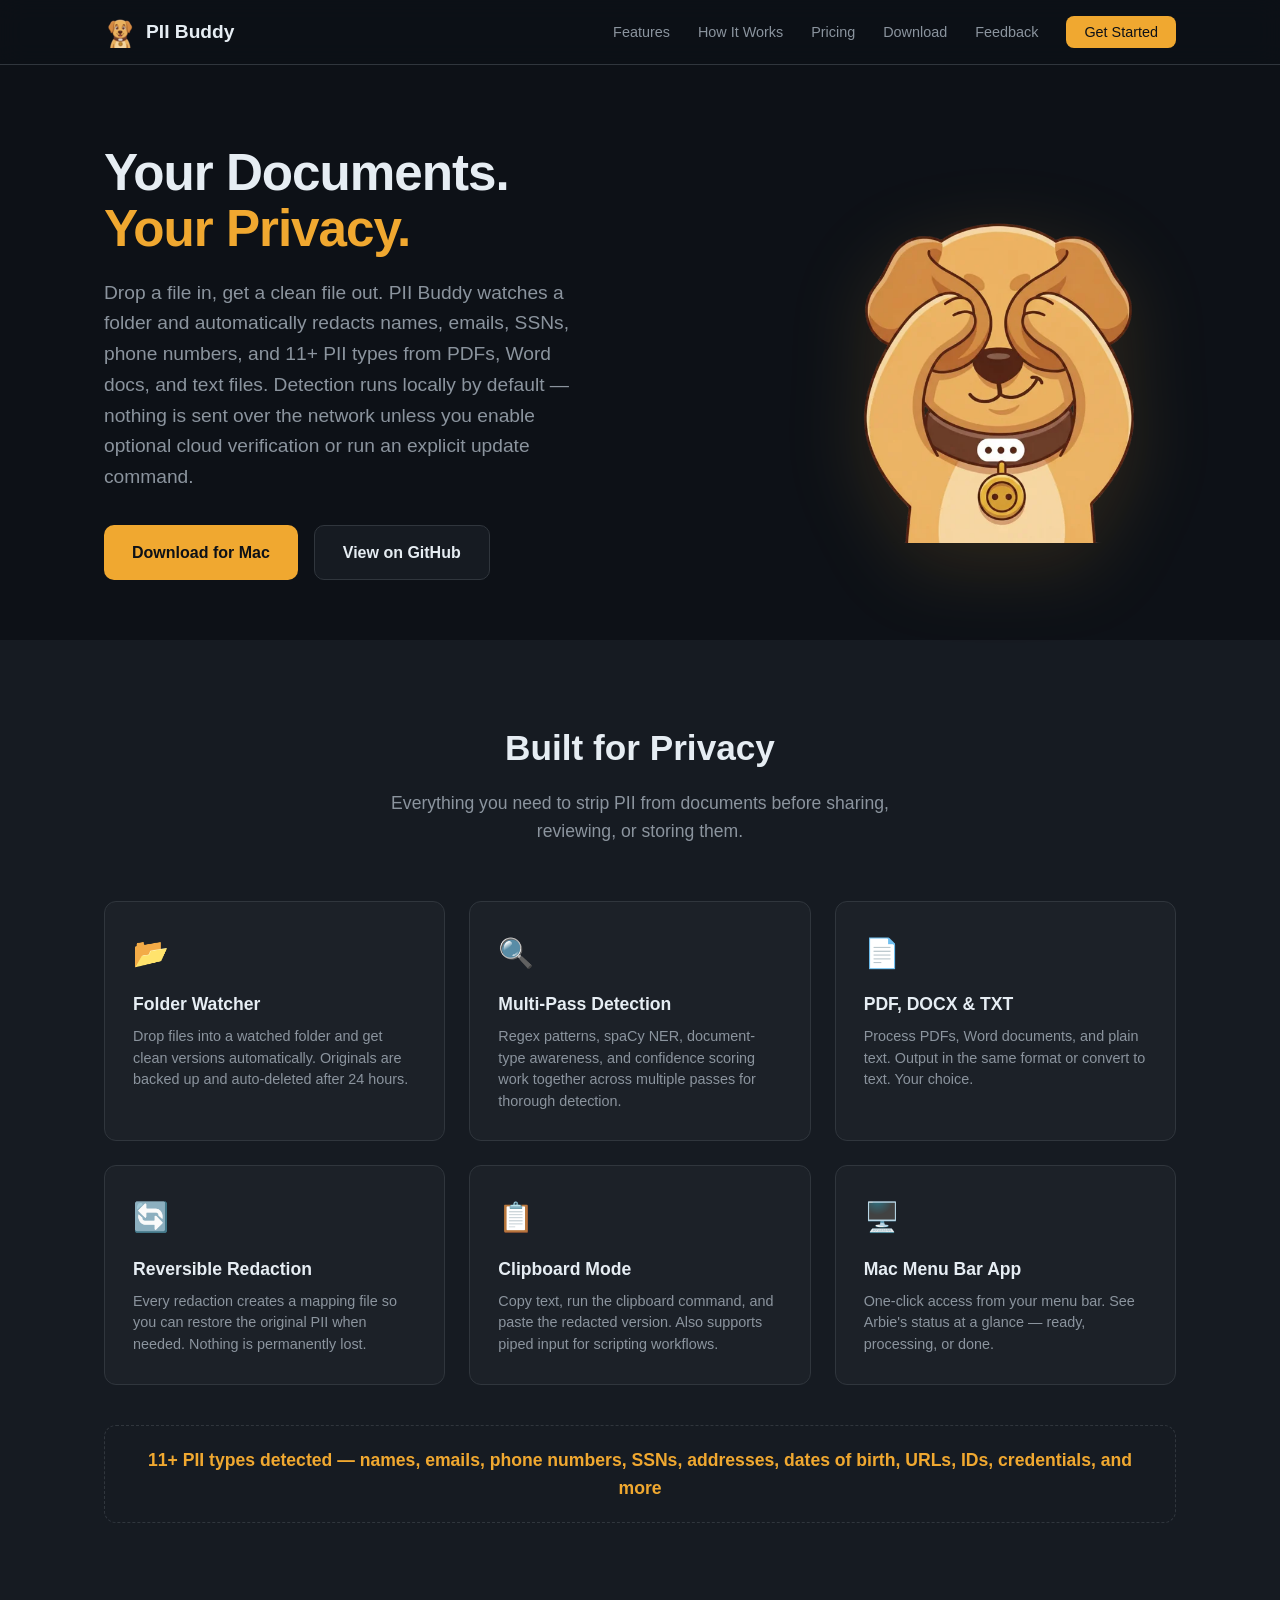
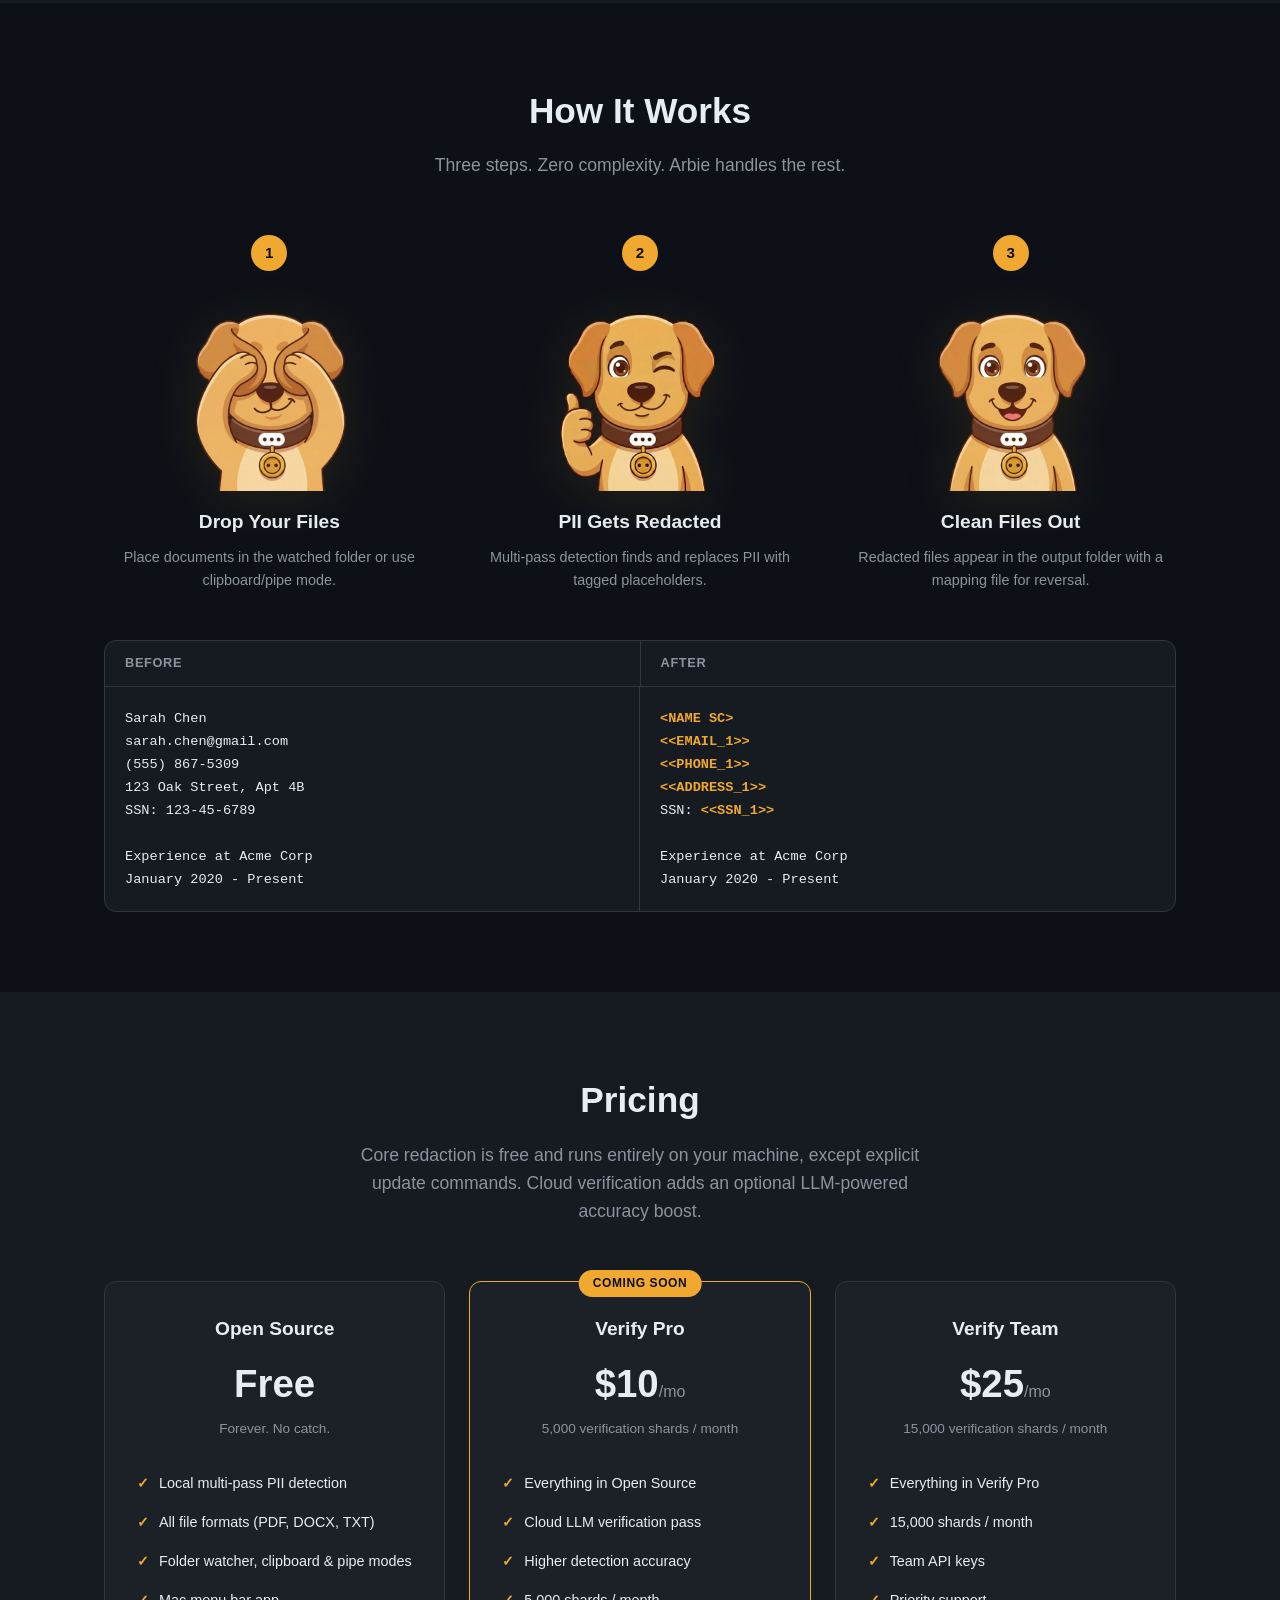
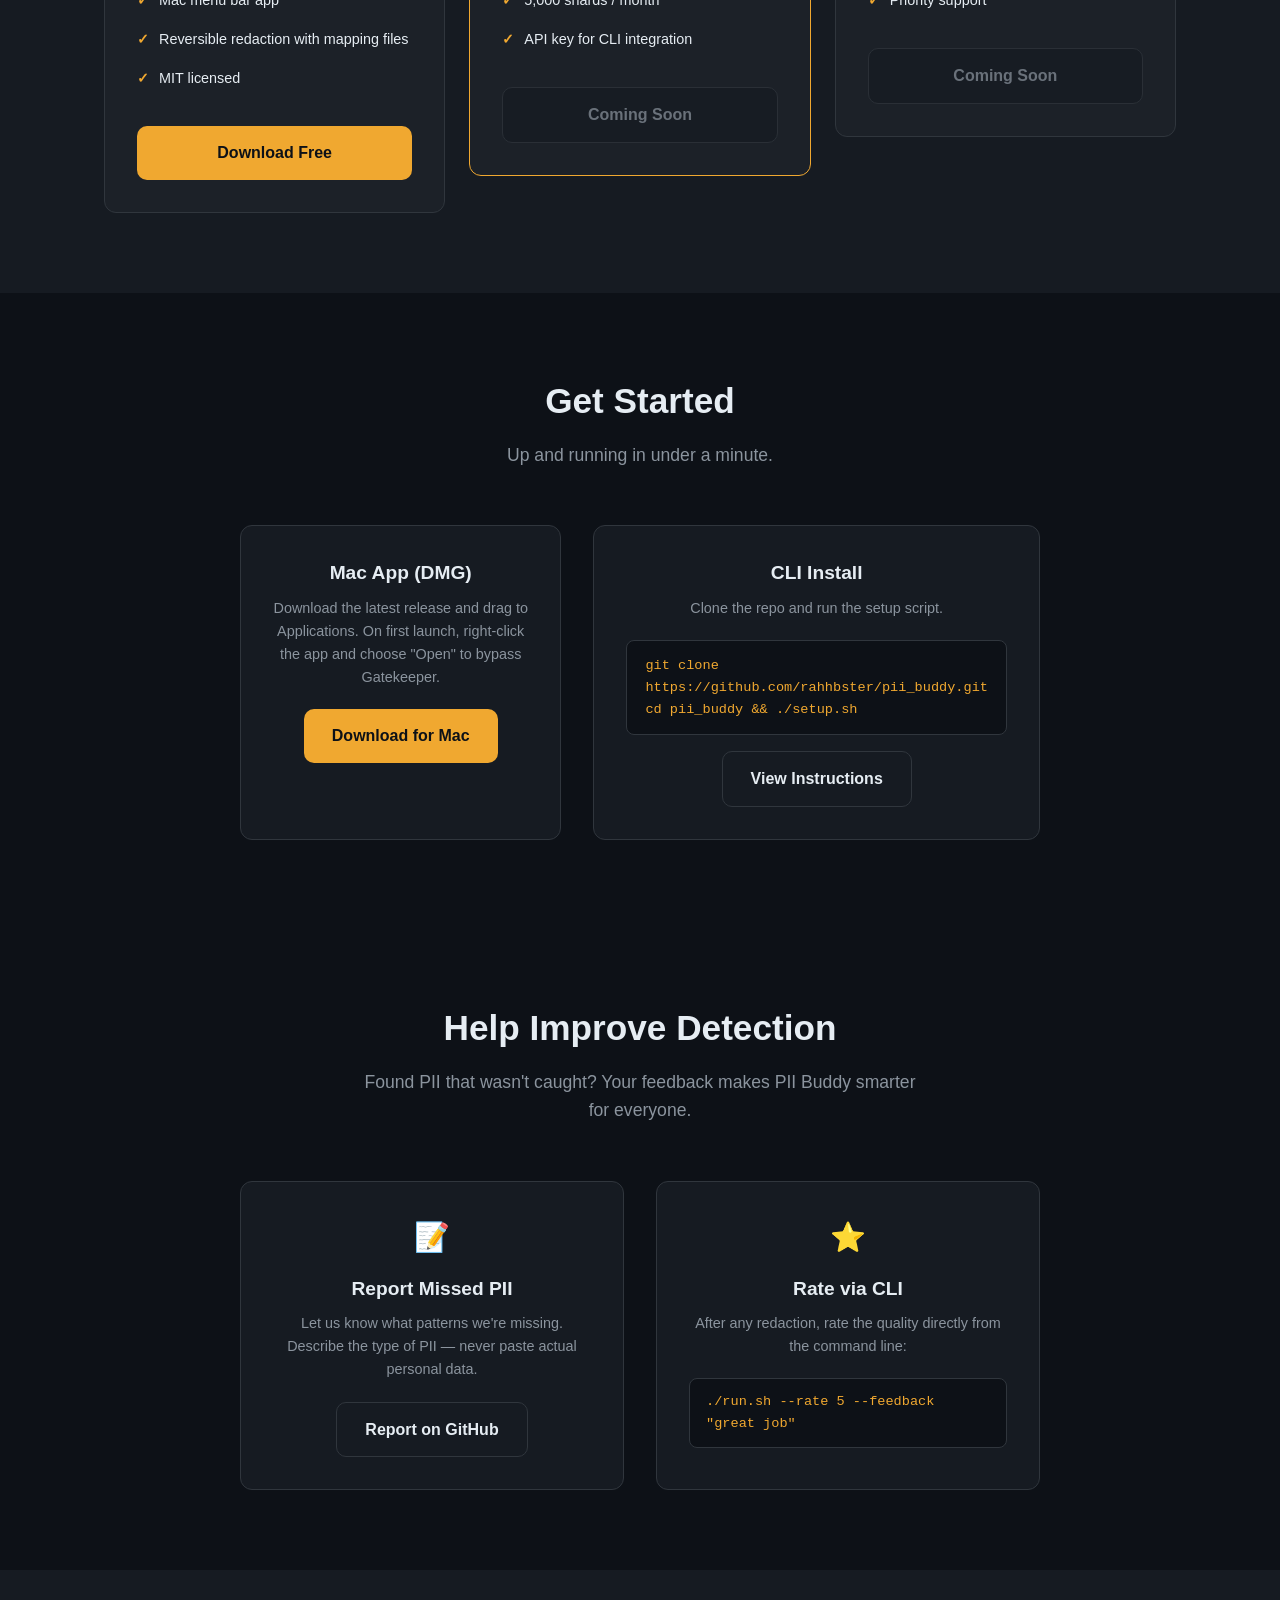
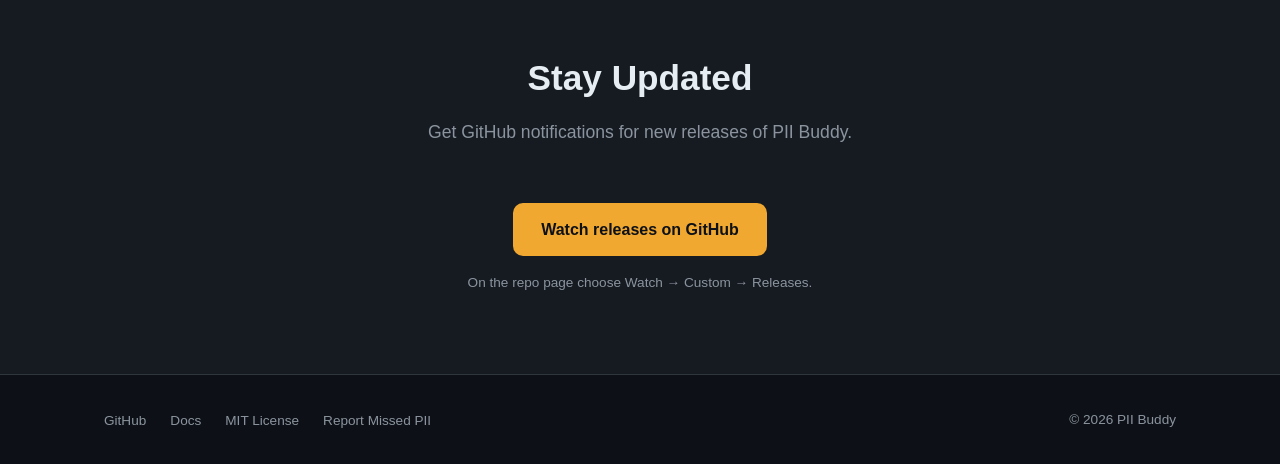
<file: docs/index.html>
<!DOCTYPE html>
<html lang="en">
<head>
  <meta charset="UTF-8">
  <meta name="viewport" content="width=device-width, initial-scale=1.0">
  <title>PII Buddy — Automatic PII Redaction for Documents</title>
  <meta name="description" content="Drop a document in, get a clean file out. PII Buddy watches a folder and automatically redacts names, emails, SSNs, and 11+ PII types from PDFs, Word docs, and text files.">
  <meta property="og:title" content="PII Buddy — Your Documents. Your Privacy.">
  <meta property="og:description" content="Automatic PII redaction for resumes, transcripts, and documents. Open source and local by default. Your documents are only sent anywhere if you turn on optional cloud verification.">
  <meta property="og:image" content="https://piibuddy.com/images/og-image.png">
  <meta property="og:image:alt" content="PII Buddy mascot Arbie with the tagline Your Documents. Your Privacy.">
  <meta property="og:url" content="https://piibuddy.com">
  <meta property="og:type" content="website">
  <meta name="twitter:card" content="summary_large_image">
  <meta name="twitter:image" content="https://piibuddy.com/images/og-image.png">
  <link rel="icon" type="image/x-icon" href="images/favicon.ico">
  <link rel="icon" type="image/png" sizes="32x32" href="images/favicon-32.png">
  <link rel="icon" type="image/png" sizes="16x16" href="images/favicon-16.png">
  <link rel="apple-touch-icon" href="images/apple-touch-icon.png">
  <link rel="stylesheet" href="style.css">
</head>
<body>

  <!-- NAV -->
  <nav class="nav">
    <div class="container">
      <a href="#" class="nav-brand">
        <img src="images/favicon-32.png" alt="Arbie" width="32" height="32">
        PII Buddy
      </a>
      <ul class="nav-links" id="nav-links">
        <li><a href="#features">Features</a></li>
        <li><a href="#how-it-works">How It Works</a></li>
        <li><a href="#pricing">Pricing</a></li>
        <li><a href="#download">Download</a></li>
        <li><a href="#feedback">Feedback</a></li>
        <li><a href="#download" class="nav-cta">Get Started</a></li>
      </ul>
      <button class="nav-toggle" aria-label="Toggle navigation" aria-controls="nav-links" aria-expanded="false">
        <span></span><span></span><span></span>
      </button>
    </div>
  </nav>

  <!-- HERO -->
  <section class="hero">
    <div class="container">
      <div class="hero-content">
        <h1>Your Documents.<br><span class="accent">Your Privacy.</span></h1>
        <p>Drop a file in, get a clean file out. PII Buddy watches a folder and automatically redacts names, emails, SSNs, phone numbers, and 11+ PII types from PDFs, Word docs, and text files. Detection runs locally by default &mdash; nothing is sent over the network unless you enable optional cloud verification or run an explicit update command.</p>
        <div class="hero-buttons">
          <a href="https://github.com/rahhbster/pii_buddy/releases" class="btn btn-primary">Download for Mac</a>
          <a href="https://github.com/rahhbster/pii_buddy" class="btn btn-secondary">View on GitHub</a>
        </div>
      </div>
      <div class="hero-image">
        <picture>
          <source srcset="images/arbie-ready.webp" type="image/webp">
          <img src="images/arbie-ready.png" alt="Arbie the PII Buddy mascot covering eyes — your privacy is safe" width="360" height="360">
        </picture>
      </div>
    </div>
  </section>

  <!-- FEATURES -->
  <section id="features" class="features">
    <div class="container">
      <div class="section-header">
        <h2>Built for Privacy</h2>
        <p>Everything you need to strip PII from documents before sharing, reviewing, or storing them.</p>
      </div>
      <div class="features-grid">
        <div class="feature-card">
          <div class="feature-icon">📂</div>
          <h3>Folder Watcher</h3>
          <p>Drop files into a watched folder and get clean versions automatically. Originals are backed up and auto-deleted after 24 hours.</p>
        </div>
        <div class="feature-card">
          <div class="feature-icon">🔍</div>
          <h3>Multi-Pass Detection</h3>
          <p>Regex patterns, spaCy NER, document-type awareness, and confidence scoring work together across multiple passes for thorough detection.</p>
        </div>
        <div class="feature-card">
          <div class="feature-icon">📄</div>
          <h3>PDF, DOCX &amp; TXT</h3>
          <p>Process PDFs, Word documents, and plain text. Output in the same format or convert to text. Your choice.</p>
        </div>
        <div class="feature-card">
          <div class="feature-icon">🔄</div>
          <h3>Reversible Redaction</h3>
          <p>Every redaction creates a mapping file so you can restore the original PII when needed. Nothing is permanently lost.</p>
        </div>
        <div class="feature-card">
          <div class="feature-icon">📋</div>
          <h3>Clipboard Mode</h3>
          <p>Copy text, run the clipboard command, and paste the redacted version. Also supports piped input for scripting workflows.</p>
        </div>
        <div class="feature-card">
          <div class="feature-icon">🖥️</div>
          <h3>Mac Menu Bar App</h3>
          <p>One-click access from your menu bar. See Arbie's status at a glance &mdash; ready, processing, or done.</p>
        </div>
      </div>
      <div class="features-callout">
        11+ PII types detected &mdash; names, emails, phone numbers, SSNs, addresses, dates of birth, URLs, IDs, credentials, and more
      </div>
    </div>
  </section>

  <!-- HOW IT WORKS -->
  <section id="how-it-works">
    <div class="container">
      <div class="section-header">
        <h2>How It Works</h2>
        <p>Three steps. Zero complexity. Arbie handles the rest.</p>
      </div>
      <div class="steps-grid">
        <div class="step">
          <div class="step-number">1</div>
          <picture>
            <source srcset="images/arbie-ready.webp" type="image/webp">
            <img src="images/arbie-ready.png" alt="Arbie ready — drop your files" width="200" height="200">
          </picture>
          <h3>Drop Your Files</h3>
          <p>Place documents in the watched folder or use clipboard/pipe mode.</p>
        </div>
        <div class="step">
          <div class="step-number">2</div>
          <picture>
            <source srcset="images/arbie-processing.webp" type="image/webp">
            <img src="images/arbie-processing.png" alt="Arbie processing — PII gets redacted" width="200" height="200">
          </picture>
          <h3>PII Gets Redacted</h3>
          <p>Multi-pass detection finds and replaces PII with tagged placeholders.</p>
        </div>
        <div class="step">
          <div class="step-number">3</div>
          <picture>
            <source srcset="images/arbie-done.webp" type="image/webp">
            <img src="images/arbie-done.png" alt="Arbie done — clean files out" width="200" height="200">
          </picture>
          <h3>Clean Files Out</h3>
          <p>Redacted files appear in the output folder with a mapping file for reversal.</p>
        </div>
      </div>
      <div class="code-example">
        <div class="code-example-header">
          <span>Before</span>
          <span>After</span>
        </div>
        <div class="code-example-body">
          <pre>
Sarah Chen
sarah.chen@gmail.com
(555) 867-5309
123 Oak Street, Apt 4B
SSN: 123-45-6789

Experience at Acme Corp
January 2020 - Present</pre>
          <pre>
<span class="redacted">&lt;NAME SC&gt;</span>
<span class="redacted">&lt;&lt;EMAIL_1&gt;&gt;</span>
<span class="redacted">&lt;&lt;PHONE_1&gt;&gt;</span>
<span class="redacted">&lt;&lt;ADDRESS_1&gt;&gt;</span>
SSN: <span class="redacted">&lt;&lt;SSN_1&gt;&gt;</span>

Experience at Acme Corp
January 2020 - Present</pre>
        </div>
      </div>
    </div>
  </section>

  <!-- PRICING -->
  <section id="pricing" class="pricing">
    <div class="container">
      <div class="section-header">
        <h2>Pricing</h2>
        <p>Core redaction is free and runs entirely on your machine, except explicit update commands. Cloud verification adds an optional LLM-powered accuracy boost.</p>
      </div>
      <div class="pricing-grid">
        <div class="price-card">
          <h3>Open Source</h3>
          <div class="price-amount">Free</div>
          <div class="price-desc">Forever. No catch.</div>
          <ul class="price-features">
            <li>Local multi-pass PII detection</li>
            <li>All file formats (PDF, DOCX, TXT)</li>
            <li>Folder watcher, clipboard &amp; pipe modes</li>
            <li>Mac menu bar app</li>
            <li>Reversible redaction with mapping files</li>
            <li>MIT licensed</li>
          </ul>
          <a href="#download" class="btn btn-primary">Download Free</a>
        </div>
        <div class="price-card featured">
          <div class="price-badge">Coming Soon</div>
          <h3>Verify Pro</h3>
          <div class="price-amount">$10<span>/mo</span></div>
          <div class="price-desc">5,000 verification shards / month</div>
          <ul class="price-features">
            <li>Everything in Open Source</li>
            <li>Cloud LLM verification pass</li>
            <li>Higher detection accuracy</li>
            <li>5,000 shards / month</li>
            <li>API key for CLI integration</li>
          </ul>
          <span class="btn btn-disabled">Coming Soon</span>
        </div>
        <div class="price-card">
          <h3>Verify Team</h3>
          <div class="price-amount">$25<span>/mo</span></div>
          <div class="price-desc">15,000 verification shards / month</div>
          <ul class="price-features">
            <li>Everything in Verify Pro</li>
            <li>15,000 shards / month</li>
            <li>Team API keys</li>
            <li>Priority support</li>
          </ul>
          <span class="btn btn-disabled">Coming Soon</span>
        </div>
      </div>
    </div>
  </section>

  <!-- DOWNLOAD -->
  <section id="download">
    <div class="container">
      <div class="section-header">
        <h2>Get Started</h2>
        <p>Up and running in under a minute.</p>
      </div>
      <div class="download-options">
        <div class="download-card">
          <h3>Mac App (DMG)</h3>
          <p>Download the latest release and drag to Applications. On first launch, right-click the app and choose "Open" to bypass Gatekeeper.</p>
          <a href="https://github.com/rahhbster/pii_buddy/releases" class="btn btn-primary">Download for Mac</a>
        </div>
        <div class="download-card">
          <h3>CLI Install</h3>
          <p>Clone the repo and run the setup script.</p>
          <code>git clone https://github.com/rahhbster/pii_buddy.git<br>cd pii_buddy &amp;&amp; ./setup.sh</code>
          <a href="https://github.com/rahhbster/pii_buddy#installation" class="btn btn-secondary">View Instructions</a>
        </div>
      </div>
    </div>
  </section>

  <!-- FEEDBACK -->
  <section id="feedback">
    <div class="container">
      <div class="section-header">
        <h2>Help Improve Detection</h2>
        <p>Found PII that wasn't caught? Your feedback makes PII Buddy smarter for everyone.</p>
      </div>
      <div class="feedback-grid">
        <div class="feedback-card">
          <div class="feature-icon">&#x1F4DD;</div>
          <h3>Report Missed PII</h3>
          <p>Let us know what patterns we're missing. Describe the type of PII &mdash; never paste actual personal data.</p>
          <a href="https://github.com/rahhbster/pii_buddy/issues/new?template=missed-pii.md&labels=detection-quality" class="btn btn-secondary">Report on GitHub</a>
        </div>
        <div class="feedback-card">
          <div class="feature-icon">&#x2B50;</div>
          <h3>Rate via CLI</h3>
          <p>After any redaction, rate the quality directly from the command line:</p>
          <code>./run.sh --rate 5 --feedback "great job"</code>
        </div>
      </div>
    </div>
  </section>

  <!-- SUBSCRIBE -->
  <section id="subscribe" class="subscribe-section">
    <div class="container">
      <div class="section-header">
        <h2>Stay Updated</h2>
        <p>Get GitHub notifications for new releases of PII Buddy.</p>
      </div>
      <div class="subscribe-form">
        <a href="https://github.com/rahhbster/pii_buddy" class="btn btn-primary">Watch releases on GitHub</a>
      </div>
      <p class="subscribe-note">On the repo page choose Watch &rarr; Custom &rarr; Releases.</p>
    </div>
  </section>

  <!-- FOOTER -->
  <footer class="footer">
    <div class="container">
      <ul class="footer-links">
        <li><a href="https://github.com/rahhbster/pii_buddy">GitHub</a></li>
        <li><a href="https://github.com/rahhbster/pii_buddy#readme">Docs</a></li>
        <li><a href="https://github.com/rahhbster/pii_buddy/blob/main/LICENSE">MIT License</a></li>
        <li><a href="https://github.com/rahhbster/pii_buddy/issues/new?template=missed-pii.md">Report Missed PII</a></li>
      </ul>
      <div class="footer-copy">&copy; 2026 PII Buddy</div>
    </div>
  </footer>

  <script src="script.js"></script>
</body>
</html>
</file>
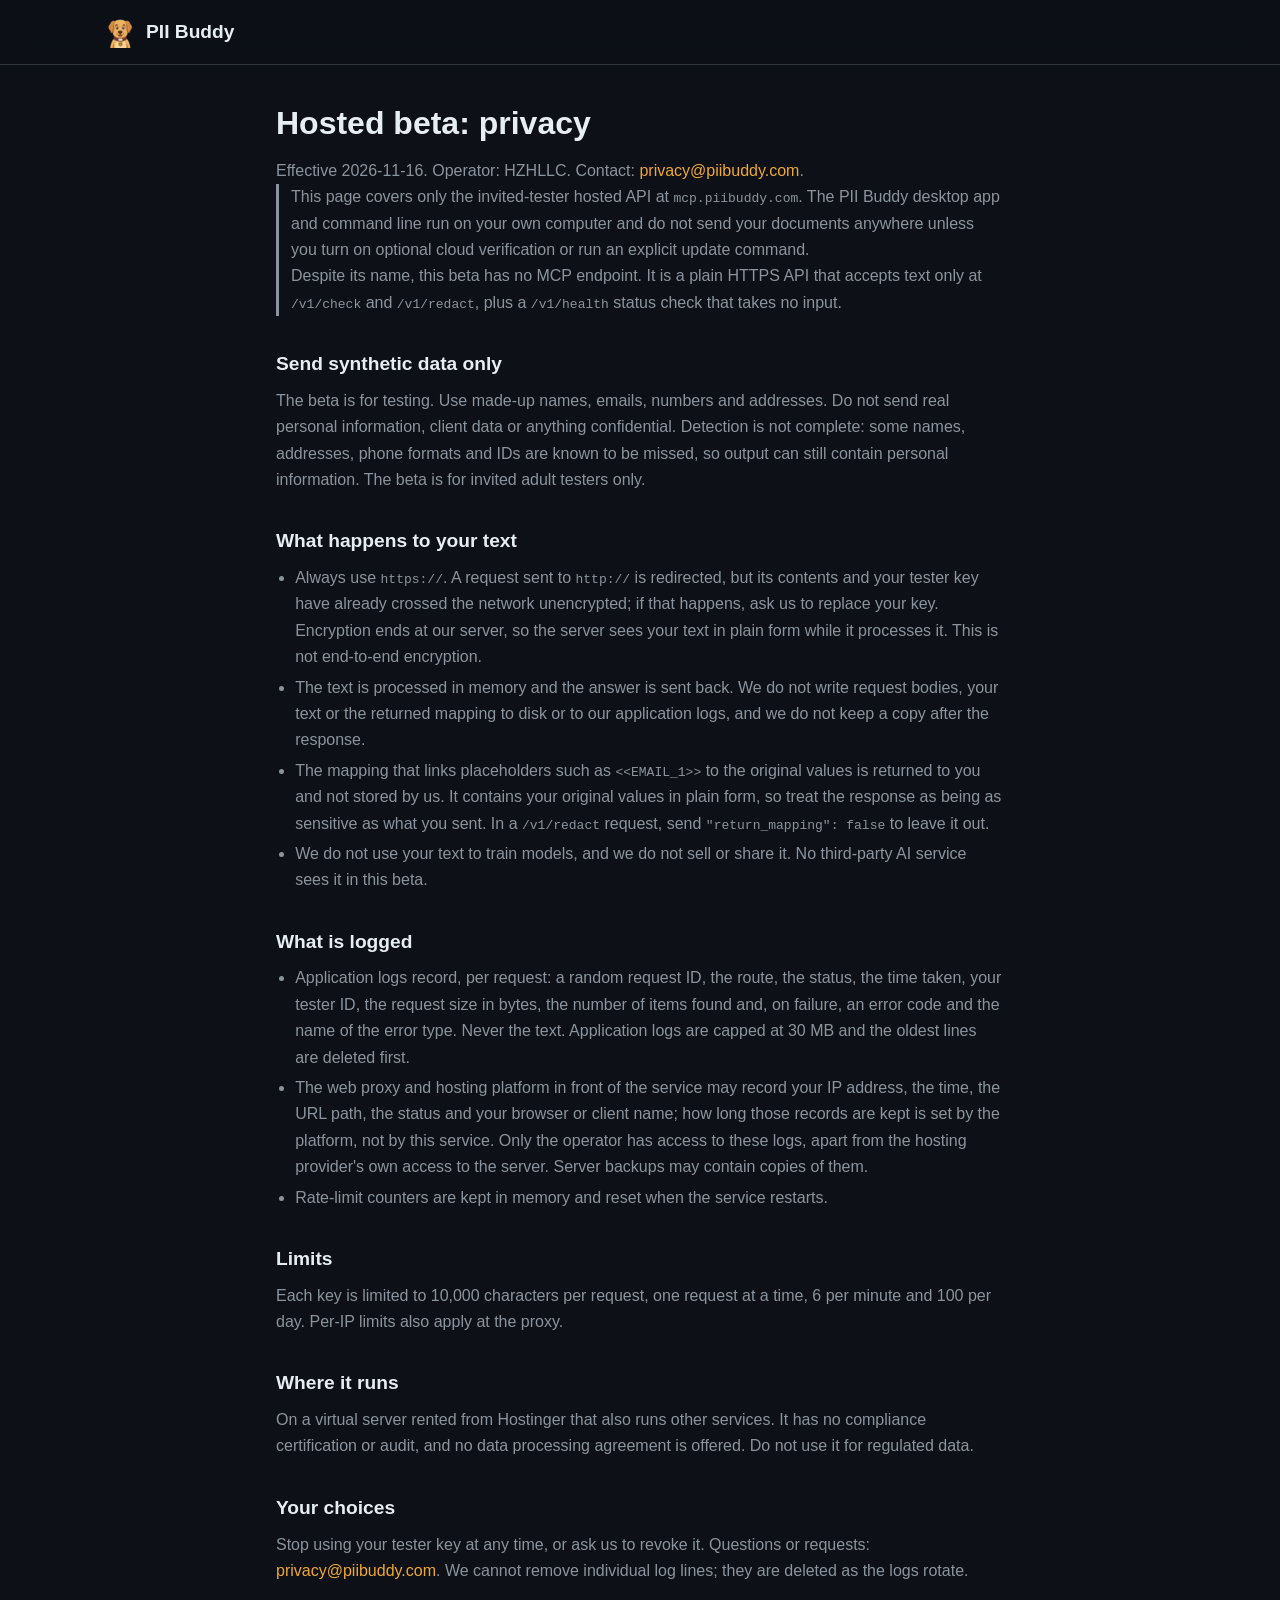
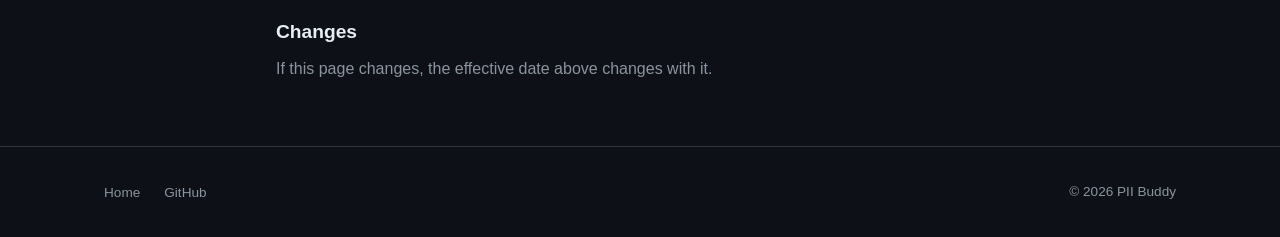
<file: docs/hosted-privacy.html>
<!DOCTYPE html>
<html lang="en">
<head>
  <meta charset="UTF-8">
  <meta name="viewport" content="width=device-width, initial-scale=1.0">
  <title>PII Buddy — Hosted Beta Privacy</title>
  <meta name="description" content="How the invited-tester hosted PII Buddy API handles the text you send it.">
  <meta name="robots" content="noindex">
  <link rel="icon" type="image/png" sizes="32x32" href="images/favicon-32.png">
  <link rel="stylesheet" href="style.css">
  <style>
    .policy { max-width: 760px; margin: 0 auto; padding: 32px 16px 64px; line-height: 1.65; }
    .policy h1 { font-size: 2rem; margin-bottom: 8px; }
    .policy h2 { font-size: 1.2rem; margin: 32px 0 8px; }
    .policy p, .policy li { color: var(--text-secondary); }
    .policy ul { padding-left: 1.2em; }
    .policy li { margin: 4px 0; }
    .policy .note { border-left: 3px solid var(--text-secondary); padding-left: 12px; }
  </style>
</head>
<body>
  <nav class="nav">
    <div class="container">
      <a href="index.html" class="nav-brand">
        <img src="images/favicon-32.png" alt="Arbie" width="32" height="32">
        PII Buddy
      </a>
    </div>
  </nav>

  <main class="policy">
    <h1>Hosted beta: privacy</h1>
    <p>Effective 2026-11-16. Operator: HZHLLC. Contact: <a href="mailto:privacy@piibuddy.com">privacy@piibuddy.com</a>.</p>

    <p class="note">This page covers only the invited-tester hosted API at
    <code>mcp.piibuddy.com</code>. The PII Buddy desktop app and command line
    run on your own computer and do not send your documents anywhere unless you
    turn on optional cloud verification or run an explicit update command.</p>

    <p class="note">Despite its name, this beta has no MCP endpoint. It is a plain
    HTTPS API that accepts text only at <code>/v1/check</code> and
    <code>/v1/redact</code>, plus a <code>/v1/health</code> status check that takes
    no input.</p>

    <h2>Send synthetic data only</h2>
    <p>The beta is for testing. Use made-up names, emails, numbers and
    addresses. Do not send real personal information, client data or anything
    confidential. Detection is not complete: some names, addresses, phone
    formats and IDs are known to be missed, so output can still contain
    personal information. The beta is for invited adult testers only.</p>

    <h2>What happens to your text</h2>
    <ul>
      <li>Always use <code>https://</code>. A request sent to <code>http://</code> is
        redirected, but its contents and your tester key have already crossed the
        network unencrypted; if that happens, ask us to replace your key.
        Encryption ends at our server, so the
        server sees your text in plain form while it processes it. This is not
        end-to-end encryption.</li>
      <li>The text is processed in memory and the answer is sent back. We do not
        write request bodies, your text or the returned mapping to disk or to our
        application logs, and we do not keep a copy after the response.</li>
      <li>The mapping that links placeholders such as <code>&lt;&lt;EMAIL_1&gt;&gt;</code>
        to the original values is returned to you and not stored by us. It contains
        your original values in plain form, so treat the response as being as
        sensitive as what you sent. In a <code>/v1/redact</code> request, send
        <code>"return_mapping": false</code> to leave it out.</li>
      <li>We do not use your text to train models, and we do not sell or share it.
        No third-party AI service sees it in this beta.</li>
    </ul>

    <h2>What is logged</h2>
    <ul>
      <li>Application logs record, per request: a random request ID, the route, the
        status, the time taken, your tester ID, the request size in bytes, the
        number of items found and, on failure, an error code and the name of the
        error type. Never the text. Application logs are capped at 30 MB and the
        oldest lines are deleted first.</li>
      <li>The web proxy and hosting platform in front of the service may record
        your IP address, the time, the URL path, the status and your browser or
        client name; how long those records are kept is set by the platform, not
        by this service. Only the operator has access to these logs, apart from
        the hosting provider's own access to the server. Server backups may
        contain copies of them.</li>
      <li>Rate-limit counters are kept in memory and reset when the service
        restarts.</li>
    </ul>

    <h2>Limits</h2>
    <p>Each key is limited to 10,000 characters per request, one request at a
    time, 6 per minute and 100 per day. Per-IP limits also apply at the proxy.</p>

    <h2>Where it runs</h2>
    <p>On a virtual server rented from Hostinger that also runs other services. It has no compliance certification or audit, and no data
    processing agreement is offered. Do not use it for regulated data.</p>

    <h2>Your choices</h2>
    <p>Stop using your tester key at any time, or ask us to revoke it. Questions or
    requests: <a href="mailto:privacy@piibuddy.com">privacy@piibuddy.com</a>.
    We cannot remove individual log lines; they are deleted as the logs rotate.</p>

    <h2>Changes</h2>
    <p>If this page changes, the effective date above changes with it.</p>
  </main>

  <footer class="footer">
    <div class="container">
      <ul class="footer-links">
        <li><a href="index.html">Home</a></li>
        <li><a href="https://github.com/rahhbster/pii_buddy">GitHub</a></li>
      </ul>
      <div class="footer-copy">&copy; 2026 PII Buddy</div>
    </div>
  </footer>
</body>
</html>
</file>
<file: docs/style.css>
/* PII Buddy Landing Page — Dark Theme */

:root {
  --bg-primary: #0d1117;
  --bg-secondary: #161b22;
  --bg-tertiary: #1c2128;
  --text-primary: #e6edf3;
  --text-secondary: #8b949e;
  --accent: #f0a830;
  --accent-hover: #f5bd5c;
  --border: #30363d;
  --radius: 12px;
  --max-width: 1120px;
}

*, *::before, *::after {
  margin: 0;
  padding: 0;
  box-sizing: border-box;
}

html {
  scroll-behavior: smooth;
  scroll-padding-top: 72px;
}

body {
  font-family: -apple-system, BlinkMacSystemFont, "Segoe UI", Helvetica, Arial, sans-serif;
  background: var(--bg-primary);
  color: var(--text-primary);
  line-height: 1.6;
  -webkit-font-smoothing: antialiased;
}

a { color: var(--accent); text-decoration: none; }
a:hover { color: var(--accent-hover); }

img { max-width: 100%; height: auto; display: block; }

.container {
  max-width: var(--max-width);
  margin: 0 auto;
  padding: 0 24px;
}

/* ─── NAV ─── */
.nav {
  position: sticky;
  top: 0;
  z-index: 100;
  background: rgba(13, 17, 23, 0.92);
  backdrop-filter: blur(12px);
  -webkit-backdrop-filter: blur(12px);
  border-bottom: 1px solid var(--border);
}

.nav .container {
  display: flex;
  align-items: center;
  justify-content: space-between;
  height: 64px;
}

.nav-brand {
  display: flex;
  align-items: center;
  gap: 10px;
  font-weight: 700;
  font-size: 1.2rem;
  color: var(--text-primary);
}

.nav-brand img {
  width: 32px;
  height: 32px;
  border-radius: 6px;
}

.nav-links {
  display: flex;
  align-items: center;
  gap: 28px;
  list-style: none;
}

.nav-links a {
  color: var(--text-secondary);
  font-size: 0.9rem;
  font-weight: 500;
  transition: color 0.2s;
}

.nav-links a:hover { color: var(--text-primary); }

.nav-cta {
  background: var(--accent);
  color: var(--bg-primary) !important;
  padding: 8px 18px;
  border-radius: 8px;
  font-weight: 600;
  transition: background 0.2s;
}

.nav-cta:hover { background: var(--accent-hover); color: var(--bg-primary) !important; }

.nav-toggle {
  display: none;
  background: none;
  border: none;
  cursor: pointer;
  padding: 4px;
}

.nav-toggle span {
  display: block;
  width: 24px;
  height: 2px;
  background: var(--text-primary);
  margin: 5px 0;
  border-radius: 2px;
  transition: transform 0.3s, opacity 0.3s;
}

/* ─── HERO ─── */
.hero {
  padding: 80px 0 60px;
}

.hero .container {
  display: flex;
  align-items: center;
  gap: 60px;
}

.hero-content {
  flex: 1;
}

.hero h1 {
  font-size: 3.2rem;
  font-weight: 800;
  line-height: 1.1;
  margin-bottom: 20px;
  letter-spacing: -0.02em;
}

.hero h1 .accent { color: var(--accent); }

.hero p {
  font-size: 1.2rem;
  color: var(--text-secondary);
  margin-bottom: 32px;
  max-width: 480px;
}

.hero-buttons {
  display: flex;
  gap: 16px;
  flex-wrap: wrap;
}

.btn {
  display: inline-flex;
  align-items: center;
  gap: 8px;
  padding: 14px 28px;
  border-radius: 10px;
  font-size: 1rem;
  font-weight: 600;
  border: none;
  cursor: pointer;
  transition: all 0.2s;
}

.btn-primary {
  background: var(--accent);
  color: var(--bg-primary);
}

.btn-primary:hover { background: var(--accent-hover); color: var(--bg-primary); }

.btn-secondary {
  background: var(--bg-secondary);
  color: var(--text-primary);
  border: 1px solid var(--border);
}

.btn-secondary:hover { border-color: var(--text-secondary); }

.hero-image {
  flex: 0 0 360px;
}

.hero-image picture img {
  width: 360px;
  height: 360px;
  object-fit: contain;
  filter: drop-shadow(0 20px 40px rgba(240, 168, 48, 0.15));
}

/* ─── SECTION COMMON ─── */
section {
  padding: 80px 0;
}

.section-header {
  text-align: center;
  margin-bottom: 56px;
}

.section-header h2 {
  font-size: 2.2rem;
  font-weight: 700;
  margin-bottom: 12px;
}

.section-header p {
  font-size: 1.1rem;
  color: var(--text-secondary);
  max-width: 560px;
  margin: 0 auto;
}

/* ─── FEATURES GRID ─── */
.features { background: var(--bg-secondary); }

.features-grid {
  display: grid;
  grid-template-columns: repeat(3, 1fr);
  gap: 24px;
}

.feature-card {
  background: var(--bg-tertiary);
  border: 1px solid var(--border);
  border-radius: var(--radius);
  padding: 28px;
  transition: border-color 0.2s, transform 0.2s;
}

.feature-card:hover {
  border-color: var(--accent);
  transform: translateY(-2px);
}

.feature-icon {
  font-size: 1.8rem;
  margin-bottom: 14px;
}

.feature-card h3 {
  font-size: 1.1rem;
  margin-bottom: 8px;
}

.feature-card p {
  font-size: 0.9rem;
  color: var(--text-secondary);
  line-height: 1.5;
}

.features-callout {
  text-align: center;
  margin-top: 40px;
  padding: 20px;
  border: 1px dashed var(--border);
  border-radius: var(--radius);
  color: var(--accent);
  font-weight: 600;
  font-size: 1.1rem;
}

/* ─── HOW IT WORKS ─── */
.steps-grid {
  display: grid;
  grid-template-columns: repeat(3, 1fr);
  gap: 40px;
  margin-bottom: 48px;
}

.step {
  text-align: center;
}

.step-number {
  display: inline-flex;
  align-items: center;
  justify-content: center;
  width: 36px;
  height: 36px;
  border-radius: 50%;
  background: var(--accent);
  color: var(--bg-primary);
  font-weight: 700;
  font-size: 0.95rem;
  margin-bottom: 20px;
}

.step picture img {
  width: 200px;
  height: 200px;
  object-fit: contain;
  margin: 0 auto 16px;
  filter: drop-shadow(0 8px 24px rgba(240, 168, 48, 0.1));
}

.step h3 {
  font-size: 1.2rem;
  margin-bottom: 8px;
}

.step p {
  font-size: 0.9rem;
  color: var(--text-secondary);
}

.code-example {
  background: var(--bg-secondary);
  border: 1px solid var(--border);
  border-radius: var(--radius);
  overflow: hidden;
}

.code-example-header {
  display: flex;
  border-bottom: 1px solid var(--border);
}

.code-example-header span {
  flex: 1;
  padding: 12px 20px;
  font-size: 0.8rem;
  font-weight: 600;
  text-transform: uppercase;
  letter-spacing: 0.05em;
  color: var(--text-secondary);
}

.code-example-header span:first-child {
  border-right: 1px solid var(--border);
}

.code-example-body {
  display: grid;
  grid-template-columns: 1fr 1fr;
}

.code-example-body pre {
  padding: 20px;
  font-family: "SF Mono", "Fira Code", "Cascadia Code", monospace;
  font-size: 0.85rem;
  line-height: 1.7;
  overflow-x: auto;
}

.code-example-body pre:first-child {
  border-right: 1px solid var(--border);
}

.code-example-body .redacted {
  color: var(--accent);
  font-weight: 600;
}

/* ─── PRICING ─── */
.pricing { background: var(--bg-secondary); }

.pricing-grid {
  display: grid;
  grid-template-columns: repeat(3, 1fr);
  gap: 24px;
  align-items: start;
}

.price-card {
  background: var(--bg-tertiary);
  border: 1px solid var(--border);
  border-radius: var(--radius);
  padding: 32px;
  text-align: center;
  position: relative;
  transition: border-color 0.2s;
}

.price-card.featured {
  border-color: var(--accent);
}

.price-badge {
  position: absolute;
  top: -12px;
  left: 50%;
  transform: translateX(-50%);
  background: var(--accent);
  color: var(--bg-primary);
  padding: 4px 14px;
  border-radius: 20px;
  font-size: 0.75rem;
  font-weight: 700;
  text-transform: uppercase;
  letter-spacing: 0.05em;
}

.price-card h3 {
  font-size: 1.2rem;
  margin-bottom: 8px;
}

.price-amount {
  font-size: 2.4rem;
  font-weight: 800;
  margin-bottom: 4px;
}

.price-amount span {
  font-size: 1rem;
  font-weight: 400;
  color: var(--text-secondary);
}

.price-desc {
  color: var(--text-secondary);
  font-size: 0.85rem;
  margin-bottom: 24px;
}

.price-features {
  list-style: none;
  text-align: left;
  margin-bottom: 28px;
}

.price-features li {
  padding: 8px 0;
  font-size: 0.9rem;
  display: flex;
  align-items: baseline;
  gap: 10px;
}

.price-features li::before {
  content: "\2713";
  color: var(--accent);
  font-weight: 700;
  flex-shrink: 0;
}

.price-card .btn {
  width: 100%;
  justify-content: center;
}

.btn-disabled {
  background: var(--bg-secondary);
  color: var(--text-secondary);
  border: 1px solid var(--border);
  cursor: default;
  opacity: 0.7;
}

.btn-disabled:hover { background: var(--bg-secondary); }

/* ─── DOWNLOAD ─── */
.download-options {
  display: grid;
  grid-template-columns: 1fr 1fr;
  gap: 32px;
  max-width: 800px;
  margin: 0 auto;
}

.download-card {
  background: var(--bg-secondary);
  border: 1px solid var(--border);
  border-radius: var(--radius);
  padding: 32px;
  text-align: center;
}

.download-card h3 {
  font-size: 1.2rem;
  margin-bottom: 8px;
}

.download-card p {
  color: var(--text-secondary);
  font-size: 0.9rem;
  margin-bottom: 20px;
}

.download-card code {
  display: block;
  background: var(--bg-primary);
  border: 1px solid var(--border);
  border-radius: 8px;
  padding: 14px 18px;
  font-family: "SF Mono", "Fira Code", monospace;
  font-size: 0.85rem;
  color: var(--accent);
  margin-bottom: 16px;
  text-align: left;
  overflow-x: auto;
}

/* ─── FEEDBACK ─── */
.feedback-grid {
  display: grid;
  grid-template-columns: 1fr 1fr;
  gap: 32px;
  max-width: 800px;
  margin: 0 auto;
}

.feedback-card {
  background: var(--bg-secondary);
  border: 1px solid var(--border);
  border-radius: var(--radius);
  padding: 32px;
  text-align: center;
}

.feedback-card h3 {
  font-size: 1.2rem;
  margin-bottom: 8px;
}

.feedback-card p {
  color: var(--text-secondary);
  font-size: 0.9rem;
  margin-bottom: 20px;
}

.feedback-card code {
  display: block;
  background: var(--bg-primary);
  border: 1px solid var(--border);
  border-radius: 8px;
  padding: 12px 16px;
  font-family: "SF Mono", "Fira Code", monospace;
  font-size: 0.85rem;
  color: var(--accent);
  text-align: left;
}

/* ─── SUBSCRIBE ─── */
.subscribe-section {
  background: var(--bg-secondary);
}

.subscribe-form {
  display: flex;
  justify-content: center;
  gap: 12px;
  max-width: 480px;
  margin: 0 auto 16px;
}

.subscribe-note {
  text-align: center;
  color: var(--text-secondary);
  font-size: 0.85rem;
}

/* ─── FOOTER ─── */
.footer {
  border-top: 1px solid var(--border);
  padding: 32px 0;
}

.footer .container {
  display: flex;
  align-items: center;
  justify-content: space-between;
}

.footer-links {
  display: flex;
  gap: 24px;
  list-style: none;
}

.footer-links a {
  color: var(--text-secondary);
  font-size: 0.85rem;
}

.footer-links a:hover { color: var(--text-primary); }

.footer-copy {
  color: var(--text-secondary);
  font-size: 0.85rem;
}

/* ─── MOBILE ─── */
@media (max-width: 768px) {
  .nav-toggle { display: block; }

  .nav-links {
    display: none;
    position: absolute;
    top: 64px;
    left: 0;
    right: 0;
    flex-direction: column;
    background: var(--bg-primary);
    border-bottom: 1px solid var(--border);
    padding: 16px 24px 20px;
    gap: 16px;
  }

  .nav-links.open { display: flex; }

  .hero .container {
    flex-direction: column-reverse;
    text-align: center;
    gap: 32px;
  }

  .hero h1 { font-size: 2.2rem; }
  .hero p { margin: 0 auto 28px; }
  .hero-buttons { justify-content: center; }
  .hero-image { flex: none; }
  .hero-image picture img { width: 260px; height: 260px; }

  .features-grid,
  .steps-grid,
  .pricing-grid {
    grid-template-columns: 1fr;
  }

  .code-example-body {
    grid-template-columns: 1fr;
  }

  .code-example-body pre:first-child {
    border-right: none;
    border-bottom: 1px solid var(--border);
  }

  .code-example-header {
    flex-direction: column;
  }

  .code-example-header span:first-child {
    border-right: none;
    border-bottom: 1px solid var(--border);
  }

  .download-options { grid-template-columns: 1fr; }
  .feedback-grid { grid-template-columns: 1fr; }
  .subscribe-form { flex-direction: column; }

  .footer .container {
    flex-direction: column;
    gap: 12px;
    text-align: center;
  }
}

@media (max-width: 480px) {
  .hero h1 { font-size: 1.8rem; }
  .btn { padding: 12px 22px; font-size: 0.9rem; }
  .section-header h2 { font-size: 1.8rem; }
}
</file>
